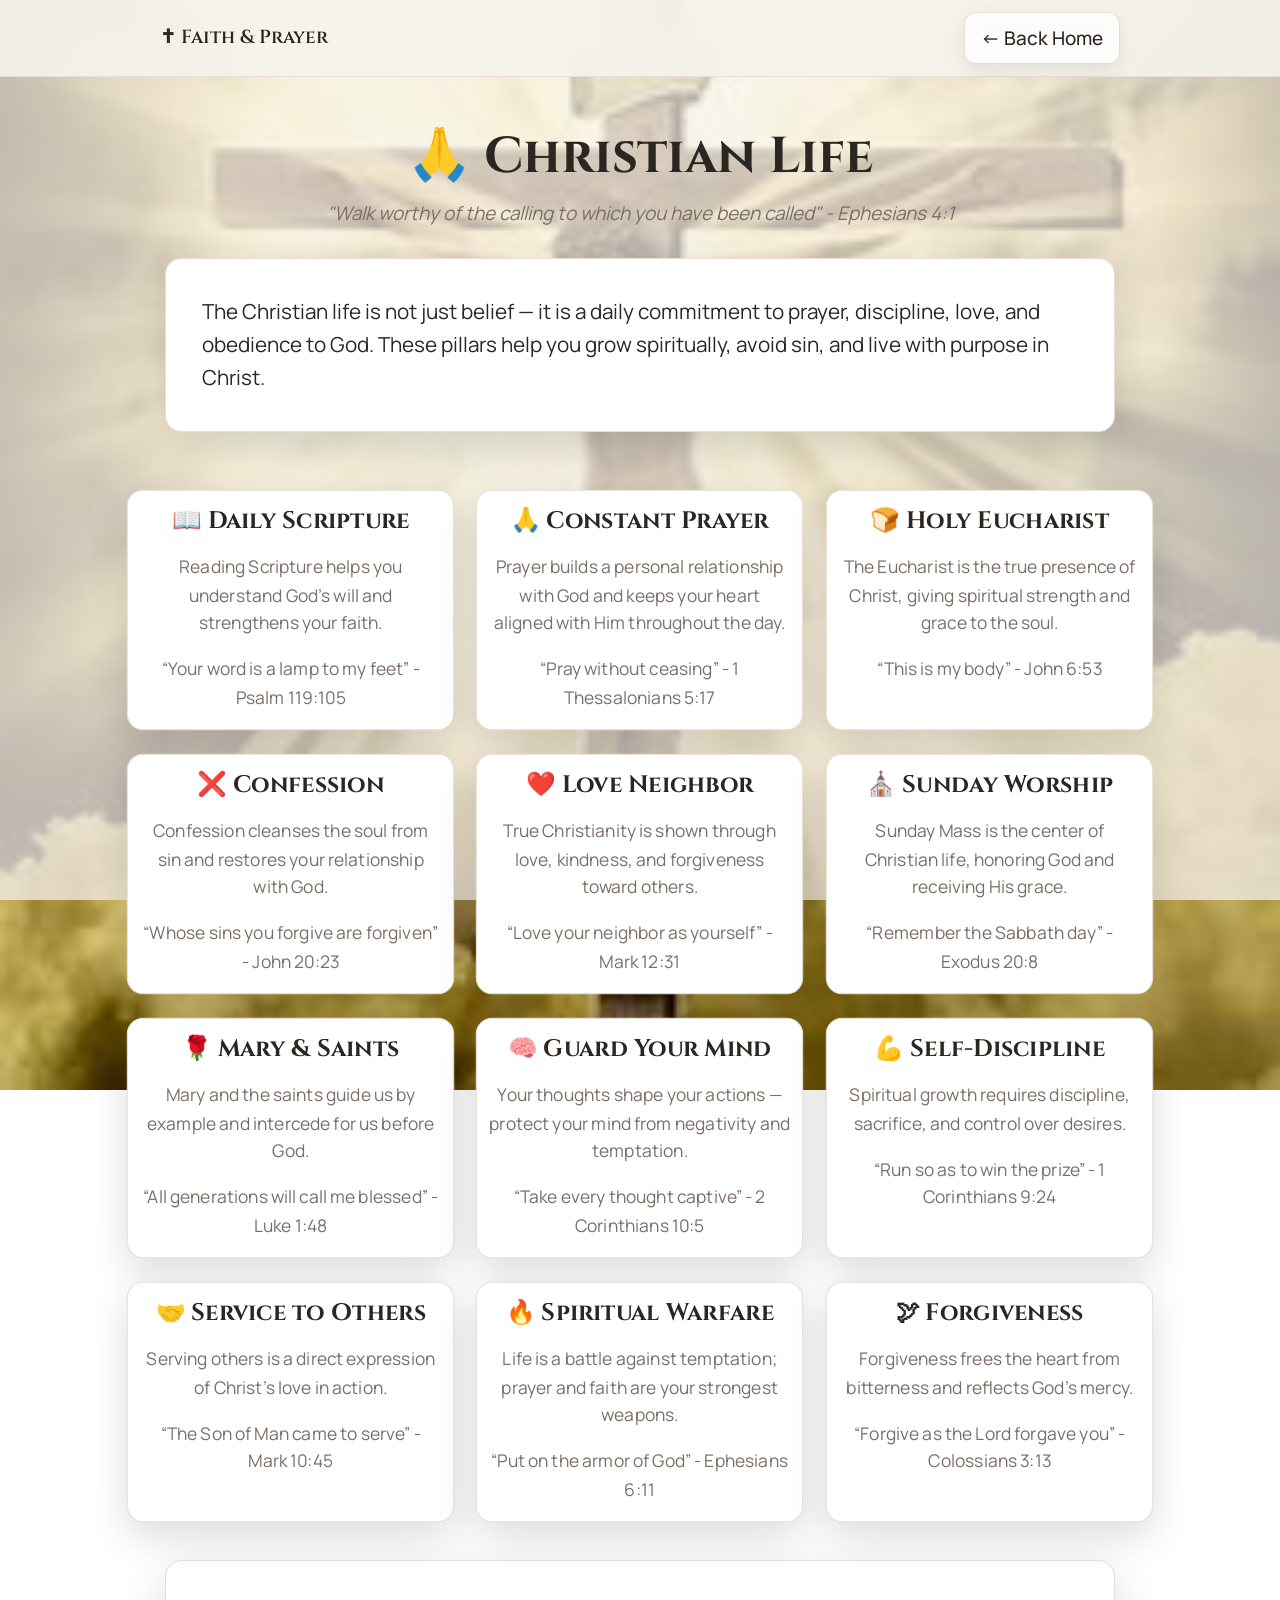
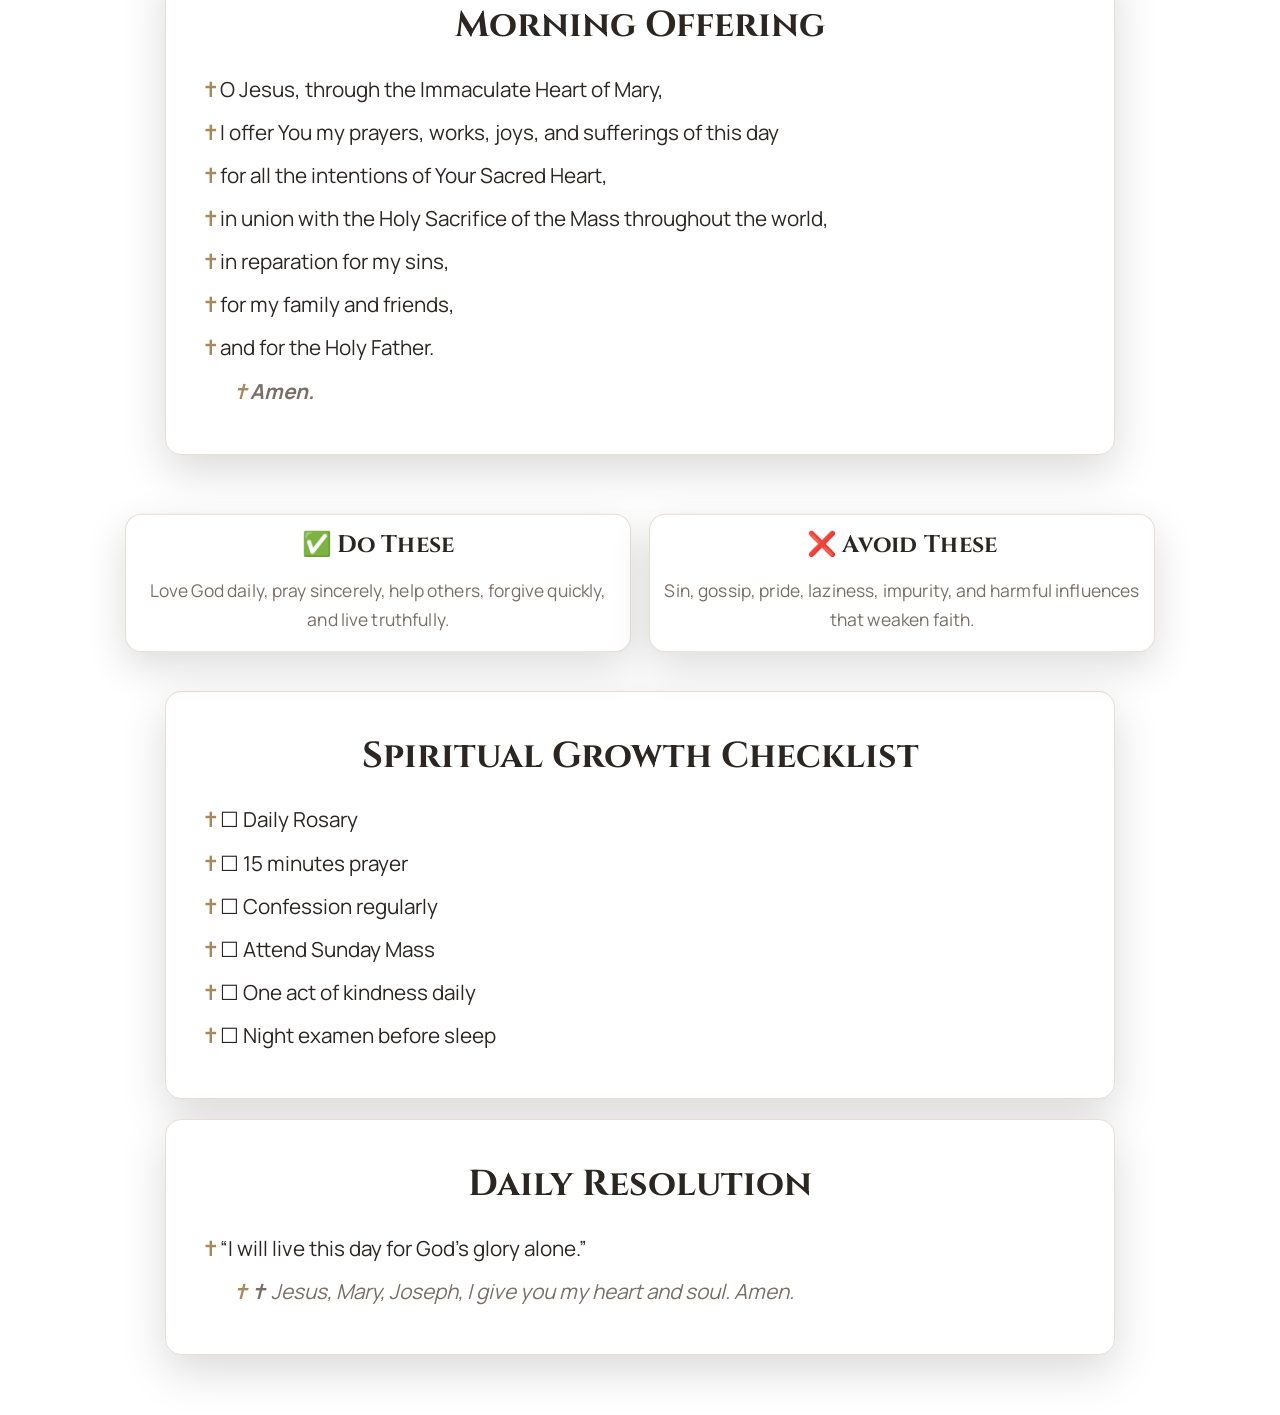
<file: christian.html>
<!DOCTYPE html>
<html lang="en">
<head>
  <meta charset="UTF-8">
  <meta name="viewport" content="width=device-width, initial-scale=1.0">
  <title>Christian Life - Faith & Prayer</title>

  <link href="https://fonts.googleapis.com/css2?family=Cinzel:wght@500;700&family=Manrope:wght@300;400;600&display=swap" rel="stylesheet">
  <link rel="stylesheet" href="style.css">
</head>

<body>

  <!-- NAVIGATION -->
  <header class="page-header">
    <nav class="nav-container">
      <a href="index.html" class="nav-home">
        <span class="nav-icon">✝</span>
        <span>Faith & Prayer</span>
      </a>
      <a href="index.html" class="nav-back-btn">← Back Home</a>
    </nav>
  </header>

  <!-- MAIN -->
  <main class="christian-container">

    <!-- HEADER -->
    <header class="christian-header">
      <h1>🙏 Christian Life</h1>
      <p class="subtitle">
        "Walk worthy of the calling to which you have been called" - Ephesians 4:1
      </p>
    </header>

    <!-- INTRO -->
    <section class="intro-text">
      <p>
        The Christian life is not just belief — it is a daily commitment to prayer, discipline, love, and obedience to God.
        These pillars help you grow spiritually, avoid sin, and live with purpose in Christ.
      </p>
    </section>

    <!-- PILLARS -->
    <section class="choices">

      <div class="card">
        <h2>📖 Daily Scripture</h2>
        <p>Reading Scripture helps you understand God’s will and strengthens your faith.</p>
        <p class="verse">“Your word is a lamp to my feet” - Psalm 119:105</p>
      </div>

      <div class="card">
        <h2>🙏 Constant Prayer</h2>
        <p>Prayer builds a personal relationship with God and keeps your heart aligned with Him throughout the day.</p>
        <p class="verse">“Pray without ceasing” - 1 Thessalonians 5:17</p>
      </div>

      <div class="card">
        <h2>🍞 Holy Eucharist</h2>
        <p>The Eucharist is the true presence of Christ, giving spiritual strength and grace to the soul.</p>
        <p class="verse">“This is my body” - John 6:53</p>
      </div>

      <div class="card">
        <h2>❌ Confession</h2>
        <p>Confession cleanses the soul from sin and restores your relationship with God.</p>
        <p class="verse">“Whose sins you forgive are forgiven” - John 20:23</p>
      </div>

      <div class="card">
        <h2>❤️ Love Neighbor</h2>
        <p>True Christianity is shown through love, kindness, and forgiveness toward others.</p>
        <p class="verse">“Love your neighbor as yourself” - Mark 12:31</p>
      </div>

      <div class="card">
        <h2>⛪ Sunday Worship</h2>
        <p>Sunday Mass is the center of Christian life, honoring God and receiving His grace.</p>
        <p class="verse">“Remember the Sabbath day” - Exodus 20:8</p>
      </div>

      <div class="card">
        <h2>🌹 Mary & Saints</h2>
        <p>Mary and the saints guide us by example and intercede for us before God.</p>
        <p class="verse">“All generations will call me blessed” - Luke 1:48</p>
      </div>

      <div class="card">
        <h2>🧠 Guard Your Mind</h2>
        <p>Your thoughts shape your actions — protect your mind from negativity and temptation.</p>
        <p class="verse">“Take every thought captive” - 2 Corinthians 10:5</p>
      </div>

      <div class="card">
        <h2>💪 Self-Discipline</h2>
        <p>Spiritual growth requires discipline, sacrifice, and control over desires.</p>
        <p class="verse">“Run so as to win the prize” - 1 Corinthians 9:24</p>
      </div>

      <div class="card">
        <h2>🤝 Service to Others</h2>
        <p>Serving others is a direct expression of Christ’s love in action.</p>
        <p class="verse">“The Son of Man came to serve” - Mark 10:45</p>
      </div>

      <div class="card">
        <h2>🔥 Spiritual Warfare</h2>
        <p>Life is a battle against temptation; prayer and faith are your strongest weapons.</p>
        <p class="verse">“Put on the armor of God” - Ephesians 6:11</p>
      </div>

      <div class="card">
        <h2>🕊 Forgiveness</h2>
        <p>Forgiveness frees the heart from bitterness and reflects God’s mercy.</p>
        <p class="verse">“Forgive as the Lord forgave you” - Colossians 3:13</p>
      </div>

    </section>

    <!-- MORNING OFFERING -->
    <section class="prayer-text">
      <h2 class="section-title">Morning Offering</h2>

      <div class="prayer-line">O Jesus, through the Immaculate Heart of Mary,</div>
      <div class="prayer-line">I offer You my prayers, works, joys, and sufferings of this day</div>
      <div class="prayer-line">for all the intentions of Your Sacred Heart,</div>
      <div class="prayer-line">in union with the Holy Sacrifice of the Mass throughout the world,</div>
      <div class="prayer-line">in reparation for my sins,</div>
      <div class="prayer-line">for my family and friends,</div>
      <div class="prayer-line">and for the Holy Father.</div>

      <div class="prayer-line response"><strong>Amen.</strong></div>
    </section>

    <!-- GOLDEN RULE -->
    <section class="choices">

      <div class="card">
        <h2>✅ Do These</h2>
        <p>Love God daily, pray sincerely, help others, forgive quickly, and live truthfully.</p>
      </div>

      <div class="card">
        <h2>❌ Avoid These</h2>
        <p>Sin, gossip, pride, laziness, impurity, and harmful influences that weaken faith.</p>
      </div>

    </section>

    <!-- CHECKLIST -->
    <section class="prayer-text">
      <h2 class="section-title">Spiritual Growth Checklist</h2>

      <div class="prayer-line">☐ Daily Rosary</div>
      <div class="prayer-line">☐ 15 minutes prayer</div>
      <div class="prayer-line">☐ Confession regularly</div>
      <div class="prayer-line">☐ Attend Sunday Mass</div>
      <div class="prayer-line">☐ One act of kindness daily</div>
      <div class="prayer-line">☐ Night examen before sleep</div>
    </section>

    <!-- FINAL -->
    <section class="prayer-text">
      <h2 class="section-title">Daily Resolution</h2>

      <div class="prayer-line center">
        “I will live this day for God's glory alone.”
      </div>

      <div class="prayer-line center response">
        ✝ Jesus, Mary, Joseph, I give you my heart and soul. Amen.
      </div>
    </section>

  </main>

</body>
</html>
</file>
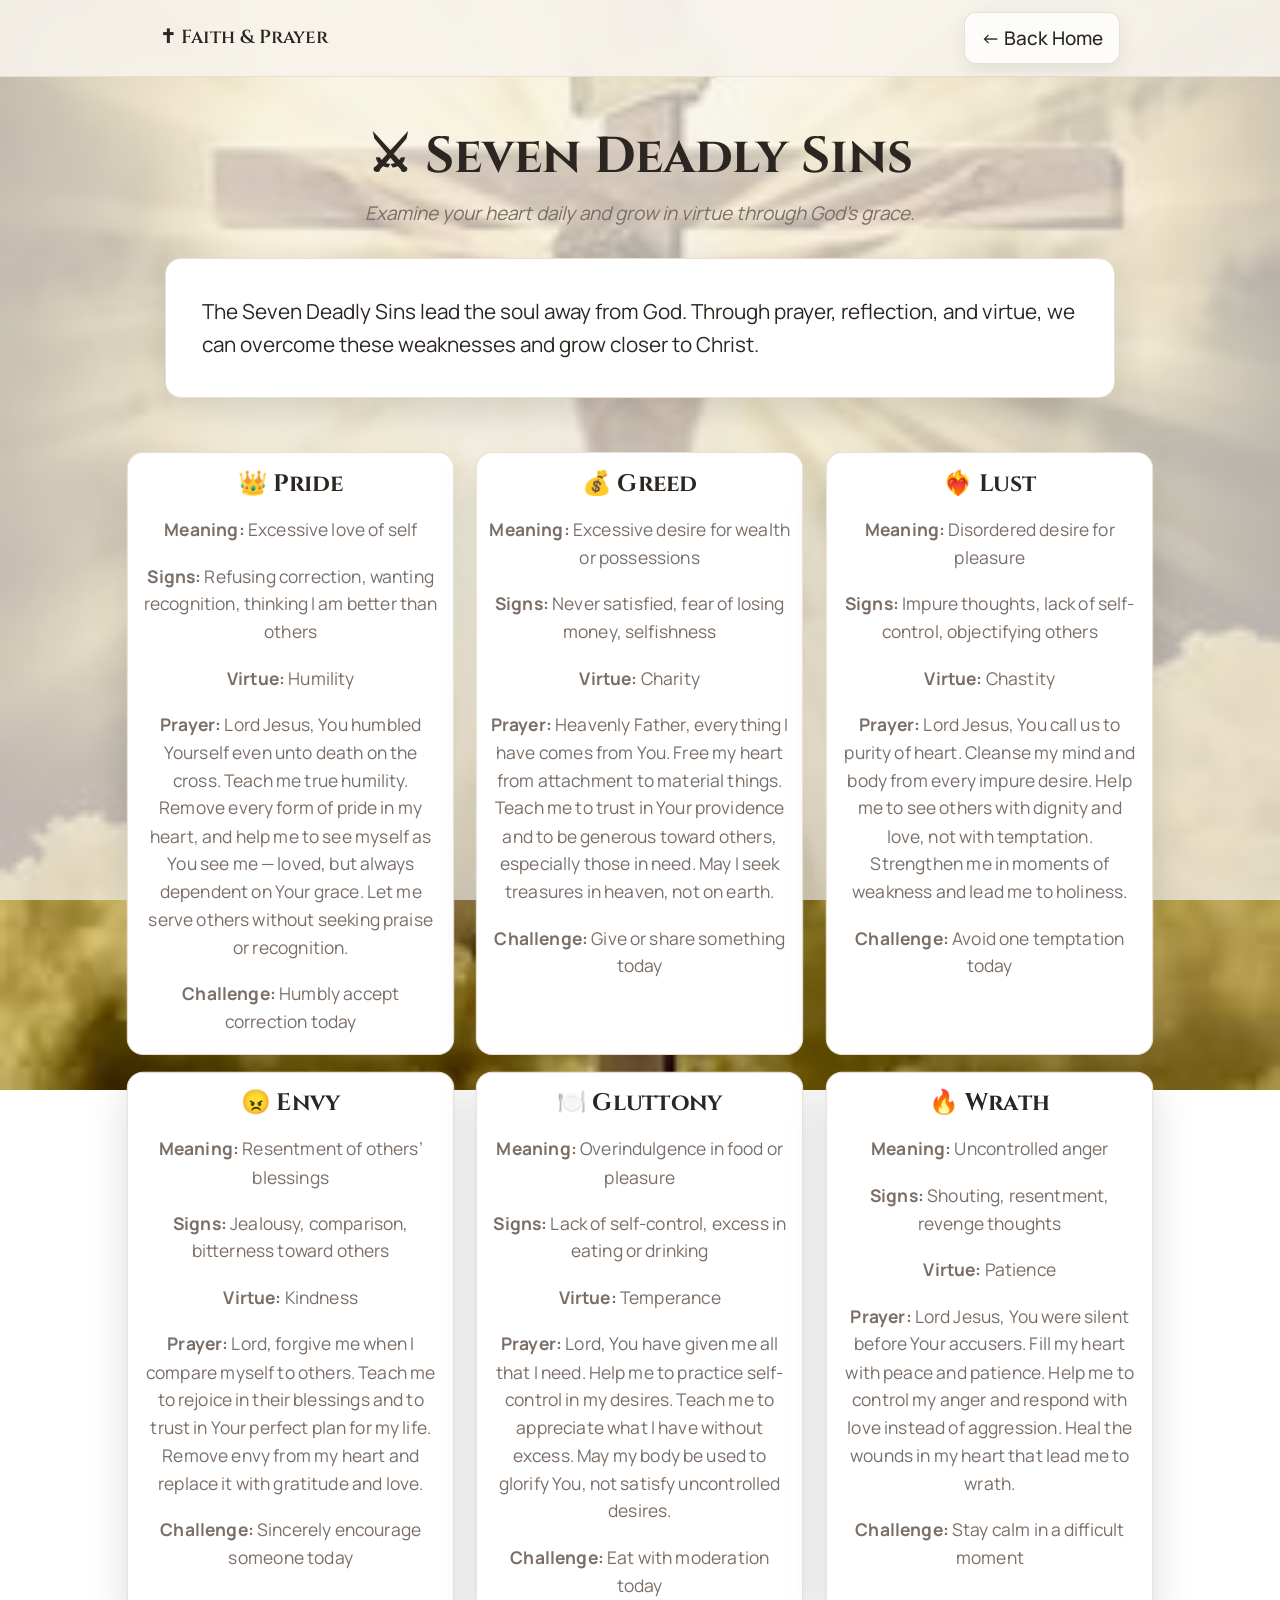
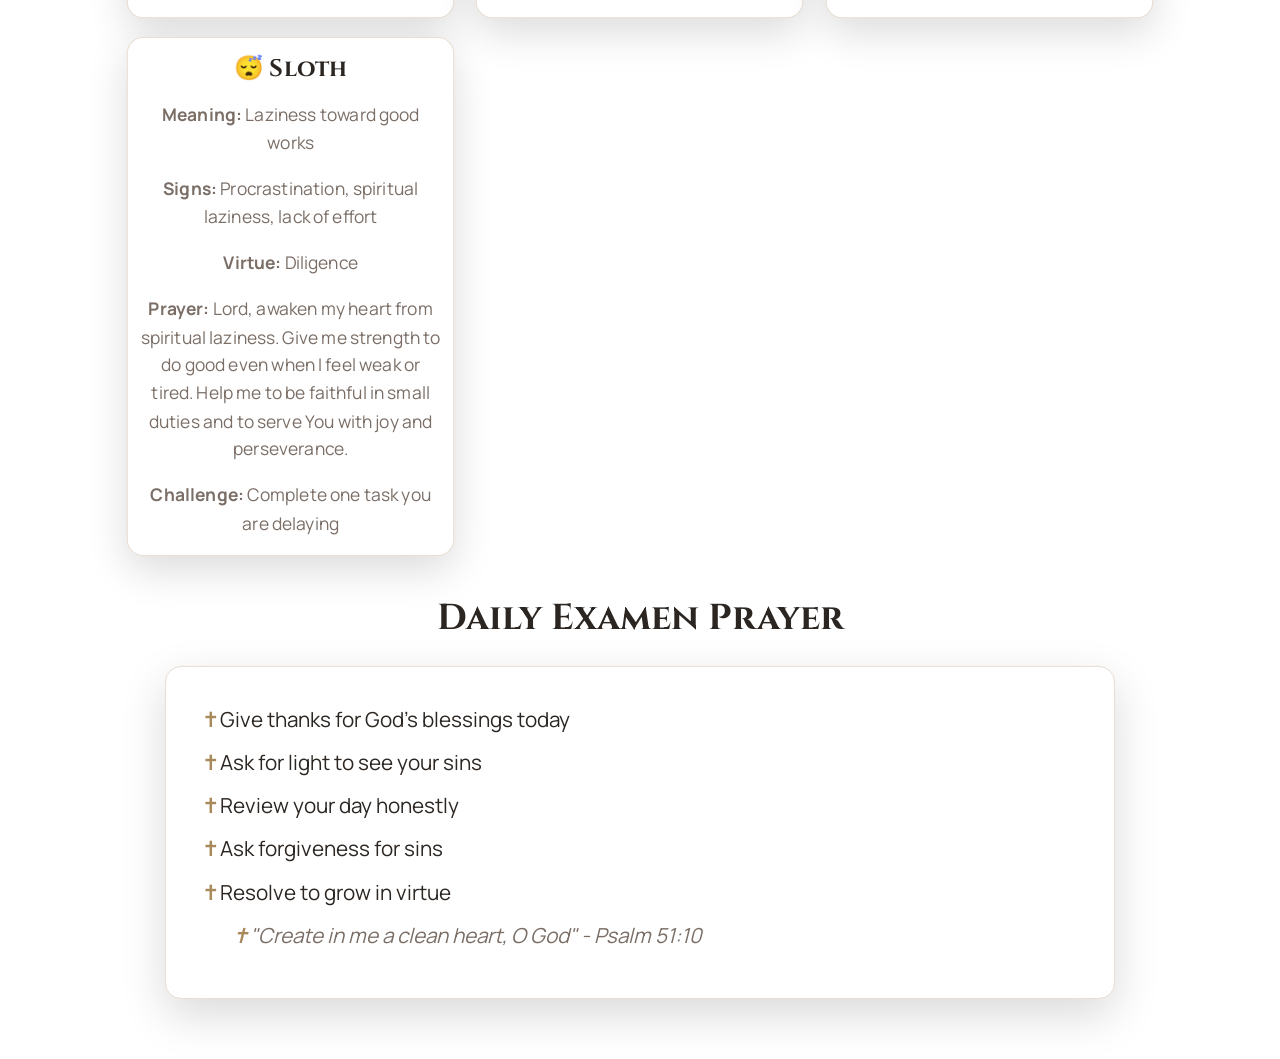
<file: sins.html>
<!DOCTYPE html>
<html lang="en">
<head>
  <meta charset="UTF-8">
  <meta name="viewport" content="width=device-width, initial-scale=1.0">
  <title>Seven Deadly Sins - Faith & Prayer</title>

  <link href="https://fonts.googleapis.com/css2?family=Cinzel:wght@500;700&family=Manrope:wght@300;400;600&display=swap" rel="stylesheet">
  <link rel="stylesheet" href="style.css">
</head>

<body>

  <!-- NAVIGATION -->
  <header class="page-header">
    <nav class="nav-container">
      <a href="index.html" class="nav-home">
        <span class="nav-icon">✝</span>
        <span>Faith & Prayer</span>
      </a>
      <a href="index.html" class="nav-back-btn">← Back Home</a>
    </nav>
  </header>

  <main class="sins-container">

    <!-- HEADER -->
    <header class="sins-header">
      <h1>⚔ Seven Deadly Sins</h1>
      <p class="subtitle">Examine your heart daily and grow in virtue through God’s grace.</p>
    </header>

    <!-- INTRO -->
    <section class="sins-intro">
      <div class="intro-text">
        <p>
          The Seven Deadly Sins lead the soul away from God. Through prayer, reflection, and virtue,
          we can overcome these weaknesses and grow closer to Christ.
        </p>
      </div>
    </section>

    <!-- SINS GRID -->
    <section class="sins-grid choices">

      <!-- PRIDE -->
      <div class="card sin-card">
        <h2>👑 Pride</h2>
        <p><strong>Meaning:</strong> Excessive love of self</p>
        <p><strong>Signs:</strong> Refusing correction, wanting recognition, thinking I am better than others</p>
        <p><strong>Virtue:</strong> Humility</p>
        <p><strong>Prayer:</strong> Lord Jesus, You humbled Yourself even unto death on the cross. Teach me true humility. Remove every form of pride in my heart, and help me to see myself as You see me — loved, but always dependent on Your grace. Let me serve others without seeking praise or recognition.</p>
        <p><strong>Challenge:</strong> Humbly accept correction today</p>
      </div>

      <!-- GREED -->
      <div class="card sin-card">
        <h2>💰 Greed</h2>
        <p><strong>Meaning:</strong> Excessive desire for wealth or possessions</p>
        <p><strong>Signs:</strong> Never satisfied, fear of losing money, selfishness</p>
        <p><strong>Virtue:</strong> Charity</p>
        <p><strong>Prayer:</strong> Heavenly Father, everything I have comes from You. Free my heart from attachment to material things. Teach me to trust in Your providence and to be generous toward others, especially those in need. May I seek treasures in heaven, not on earth.</p>
        <p><strong>Challenge:</strong> Give or share something today</p>
      </div>

      <!-- LUST -->
      <div class="card sin-card">
        <h2>❤️‍🔥 Lust</h2>
        <p><strong>Meaning:</strong> Disordered desire for pleasure</p>
        <p><strong>Signs:</strong> Impure thoughts, lack of self-control, objectifying others</p>
        <p><strong>Virtue:</strong> Chastity</p>
        <p><strong>Prayer:</strong> Lord Jesus, You call us to purity of heart. Cleanse my mind and body from every impure desire. Help me to see others with dignity and love, not with temptation. Strengthen me in moments of weakness and lead me to holiness.</p>
        <p><strong>Challenge:</strong> Avoid one temptation today</p>
      </div>

      <!-- ENVY -->
      <div class="card sin-card">
        <h2>😠 Envy</h2>
        <p><strong>Meaning:</strong> Resentment of others’ blessings</p>
        <p><strong>Signs:</strong> Jealousy, comparison, bitterness toward others</p>
        <p><strong>Virtue:</strong> Kindness</p>
        <p><strong>Prayer:</strong> Lord, forgive me when I compare myself to others. Teach me to rejoice in their blessings and to trust in Your perfect plan for my life. Remove envy from my heart and replace it with gratitude and love.</p>
        <p><strong>Challenge:</strong> Sincerely encourage someone today</p>
      </div>

      <!-- GLUTTONY -->
      <div class="card sin-card">
        <h2>🍽️ Gluttony</h2>
        <p><strong>Meaning:</strong> Overindulgence in food or pleasure</p>
        <p><strong>Signs:</strong> Lack of self-control, excess in eating or drinking</p>
        <p><strong>Virtue:</strong> Temperance</p>
        <p><strong>Prayer:</strong> Lord, You have given me all that I need. Help me to practice self-control in my desires. Teach me to appreciate what I have without excess. May my body be used to glorify You, not satisfy uncontrolled desires.</p>
        <p><strong>Challenge:</strong> Eat with moderation today</p>
      </div>

      <!-- WRATH -->
      <div class="card sin-card">
        <h2>🔥 Wrath</h2>
        <p><strong>Meaning:</strong> Uncontrolled anger</p>
        <p><strong>Signs:</strong> Shouting, resentment, revenge thoughts</p>
        <p><strong>Virtue:</strong> Patience</p>
        <p><strong>Prayer:</strong> Lord Jesus, You were silent before Your accusers. Fill my heart with peace and patience. Help me to control my anger and respond with love instead of aggression. Heal the wounds in my heart that lead me to wrath.</p>
        <p><strong>Challenge:</strong> Stay calm in a difficult moment</p>
      </div>

      <!-- SLOTH -->
      <div class="card sin-card">
        <h2>😴 Sloth</h2>
        <p><strong>Meaning:</strong> Laziness toward good works</p>
        <p><strong>Signs:</strong> Procrastination, spiritual laziness, lack of effort</p>
        <p><strong>Virtue:</strong> Diligence</p>
        <p><strong>Prayer:</strong> Lord, awaken my heart from spiritual laziness. Give me strength to do good even when I feel weak or tired. Help me to be faithful in small duties and to serve You with joy and perseverance.</p>
        <p><strong>Challenge:</strong> Complete one task you are delaying</p>
      </div>

    </section>

    <!-- EXAMEN -->
    <section class="examen-section">
      <h2 class="section-title">Daily Examen Prayer</h2>

      <div class="prayer-text">
        <div class="prayer-line">Give thanks for God's blessings today</div>
        <div class="prayer-line">Ask for light to see your sins</div>
        <div class="prayer-line">Review your day honestly</div>
        <div class="prayer-line">Ask forgiveness for sins</div>
        <div class="prayer-line">Resolve to grow in virtue</div>

        <div class="prayer-line response">
          "Create in me a clean heart, O God" - Psalm 51:10
        </div>
      </div>
    </section>

  </main>

</body>
</html>
</file>
<file: style.css>
/* SACRED WARM MINIMAL THEME (REFINED ONLY COLORS) */
@import url('https://fonts.googleapis.com/css2?family=Manrope:wght@300;400;500;600;700&family=Cinzel:wght@400;600&display=swap');



:root {
  --bg: #f7f3ed;
  --card: #ffffff;
  --text: #2c2622;
  --muted: #7a6e66;
  --accent: #a8895a;
  --border: #e8ded3;
  --shadow: 0 6px 18px rgba(0,0,0,0.06);
}

* {
  margin: 0;
  padding: 0;
  box-sizing: border-box;
}

body {
  font-family: 'Manrope', sans-serif;

  background-image:
    linear-gradient(rgba(247,243,237,0.70), rgba(242,236,228,0.78)),
    url('assets/background.jpeg');

  background-size: cover;
  background-position: center;
  background-repeat: no-repeat;
  background-attachment: fixed;

  color: var(--text);
  line-height: 1.6;
  min-height: 100vh;
}

/* HERO */
.hero {
  text-align: center;
  padding: 70px 20px 30px;
}

.hero h1 {
  font-family: 'Cinzel', serif;
  font-size: 2.6rem;
  color: var(--text);
}

.hero-img {
  width: 120px;
  height: 120px;
  object-fit: cover;
  border-radius: 14px;
  box-shadow: var(--shadow);
  margin-bottom: 10px;
}

.verse {
  color: var(--muted);
  font-size: 1rem;
}

/* CARDS */
.choices {
  max-width: 1000px;
  margin: auto;
  display: grid;
  grid-template-columns: repeat(auto-fit, minmax(240px, 1fr));
  gap: 20px;
  padding: 40px 20px;
}

.card {
  background: var(--card);
  border: 1px solid var(--border);
  border-radius: 12px;
  overflow: hidden;
  text-decoration: none;
  color: var(--text);
  box-shadow: var(--shadow);
  transition: 0.25s ease;
  text-align: center;
}

.card:hover {
  transform: translateY(-5px);
}

.card img {
  width: 100%;
  height: 150px;
  object-fit: cover;
}

.card h2 {
  font-family: 'Cinzel', serif;
  font-size: 1.3rem;
  margin: 12px 0;
}

.card p {
  font-size: 0.95rem;
  color: var(--muted);
  padding: 0 12px 18px;
}

/* NAV */
.page-header {
  position: sticky;
  top: 0;
  background: rgba(247, 243, 237, 0.9);
  backdrop-filter: blur(10px);
  border-bottom: 1px solid var(--border);
  z-index: 100;
}

.nav-container {
  max-width: 1000px;
  margin: auto;
  padding: 12px 20px;
  display: flex;
  justify-content: space-between;
  align-items: center;
}

.nav-home {
  font-family: 'Cinzel', serif;
  font-weight: 600;
  text-decoration: none;
  color: var(--text);
}

.nav-back-btn {
  background: rgba(255, 255, 255, 0.75);
  border: 1px solid rgba(168, 137, 90, 0.25);
  padding: 10px 16px;
  border-radius: 12px;
  text-decoration: none;
  color: var(--text);
  font-weight: 500;
  box-shadow: 0 8px 20px rgba(0,0,0,0.08);
  transition: all 0.25s ease;
  backdrop-filter: blur(8px);
}

.nav-back-btn:hover {
  transform: translateY(-2px);
  box-shadow: 0 12px 30px rgba(168, 137, 90, 0.25);
  border-color: var(--accent);
}

/* PRAYER CONTAINERS */
.prayer-container,
.rosary-container,
.sins-container,
.christian-container {
  max-width: 900px;
  margin: 0 auto;
  padding: 40px 20px;
}

/* HEADERS */
.prayer-header,
.rosary-header,
.sins-header,
.christian-header {
  text-align: center;
  margin-bottom: 30px;
}

.prayer-header h1,
.rosary-header h1,
.sins-header h1,
.christian-header h1 {
  font-family: 'Cinzel', serif;
  font-size: 2.2rem;
  color: var(--text);
}

.subtitle {
  color: var(--muted);
  font-style: italic;
}

/* CARDS / CONTENT BOX */
.prayer-text,
.intro-text,
.checklist-grid {
  background: var(--card);
  border: 1px solid var(--border);
  border-radius: 12px;
  padding: 24px;
  box-shadow: var(--shadow);
  margin: 0 auto 20px auto;
  max-width: 750px;
  text-align: left;
}

/* SECTION TITLE */
.section-title {
  font-family: 'Cinzel', serif;
  text-align: center;
  font-size: 1.4rem;
  margin-bottom: 18px;
  color: var(--text);
}

/* PRAYER LINE */
.prayer-line {
  padding-left: 18px;
  margin-bottom: 10px;
  position: relative;
}

.prayer-line::before {
  content: "✝";
  position: absolute;
  left: 0;
  color: var(--accent);
}

.response {
  margin-left: 30px;
  color: var(--muted);
  font-style: italic;
}

/* ROSARY IMAGE */
.rosary-diagram {
  display: flex;
  flex-direction: column;
  align-items: center;
  text-align: center;
  margin-bottom: 20px;
}

.rosary-img {
  width: 100%;
  max-width: 420px;
  border-radius: 12px;
  box-shadow: var(--shadow);
}

.diagram-note {
  margin-top: 10px;
  color: var(--muted);
  font-style: italic;
}

/* DROPDOWN */
.mystery-label {
  display: block;
  text-align: center;
  font-weight: 600;
  margin-bottom: 10px;
}

.dropdown-wrapper {
  display: flex;
  justify-content: center;
}

.mystery-dropdown {
  width: 100%;
  max-width: 420px;
  padding: 12px;
  border-radius: 10px;
  border: 1px solid var(--border);
  background: var(--card);
  color: var(--text);
}

/* MYSTERY CONTENT */
.mystery-content {
  margin-top: 16px;
  padding: 18px;
  background: #faf7f2;
  border-left: 4px solid var(--accent);
  border-radius: 10px;
  animation: fadeIn 0.25s ease;
}

/* FOOTER */
footer {
  text-align: center;
  padding: 18px;
  background: #2c2622;
  color: #fff;
  font-size: 0.85rem;
}

/* ANIMATION */
@keyframes fadeIn {
  from { opacity: 0; transform: translateY(5px); }
  to { opacity: 1; transform: translateY(0); }
}

/* RESPONSIVE */
@media (max-width: 768px) {
  .hero h1 {
    font-size: 2rem;
  }

  .choices {
    grid-template-columns: 1fr;
  }

  .nav-container {
    flex-direction: column;
    gap: 10px;
  }
}

html {
  font-size: 16px;
}

/* 🔥 BIGGER DESKTOP EXPERIENCE */
@media (min-width: 1024px) {
  html {
    font-size: 18px;
  }

  .hero {
    padding: 100px 20px 50px;
  }

  .hero h1 {
    font-size: 3.4rem;
  }

  .hero-img {
    width: 150px;
    height: 150px;
  }

  .choices {
    max-width: 1200px;
    gap: 28px;
  }

  .card {
    transform: scale(1.02);
  }

  .card:hover {
    transform: translateY(-8px) scale(1.05);
  }

  .prayer-container,
  .rosary-container,
  .sins-container,
  .christian-container {
    max-width: 1100px;
  }

  .prayer-text,
  .intro-text,
  .checklist-grid {
    max-width: 900px;
    padding: 32px;
    font-size: 1.05rem;
  }

  .section-title {
    font-size: 1.7rem;
  }
}

/* 📱 MOBILE OPTIMIZATION (clean + readable) */
@media (max-width: 768px) {
  html {
    font-size: 15px;
  }

  .hero {
    padding: 60px 15px 25px;
  }

  .hero h1 {
    font-size: 2rem;
  }

  .choices {
    grid-template-columns: 1fr;
    padding: 25px 15px;
  }

  .card img {
    height: 140px;
  }

  .prayer-text,
  .intro-text,
  .checklist-grid {
    padding: 18px;
  }
}

:root {
  --shadow: 0 10px 30px rgba(0,0,0,0.12);
}

/* 💻 DESKTOP CONTENT ENHANCEMENT */
@media (min-width: 1024px) {

  body {
    font-size: 1.05rem;
  }

  /* HERO BIGGER */
  .hero h1 {
    font-size: 3.6rem;
  }

  .hero-img {
    width: 160px;
    height: 160px;
    box-shadow: 0 12px 35px rgba(0,0,0,0.18);
  }

  /* CARDS BIGGER + MORE SHADOW */
  .card {
    box-shadow: 0 14px 40px rgba(0,0,0,0.14);
    border-radius: 16px;
  }

  .card:hover {
    transform: translateY(-10px) scale(1.05);
    box-shadow: 0 18px 55px rgba(0,0,0,0.18);
  }

  /* PRAYER CONTENT BOXES */
  .prayer-text,
  .intro-text,
  .checklist-grid {
    max-width: 950px;
    padding: 36px;
    font-size: 1.15rem;
    box-shadow: 0 16px 45px rgba(0,0,0,0.15);
    border-radius: 16px;
  }

  /* TITLES BIGGER */
  .section-title {
    font-size: 2rem;
  }

  .prayer-header h1,
  .rosary-header h1,
  .sins-header h1,
  .christian-header h1 {
    font-size: 2.8rem;
  }

  /* DROPDOWN BIGGER */
  .mystery-dropdown {
    font-size: 1.05rem;
    padding: 14px;
  }
}

/* 📱 MOBILE CLEAN SHADOW (lighter but still nice) */
@media (max-width: 768px) {
  .card {
    box-shadow: 0 10px 25px rgba(0,0,0,0.10);
  }

  .prayer-text,
  .intro-text,
  .checklist-grid {
    box-shadow: 0 10px 25px rgba(0,0,0,0.10);
  }
}

html {
  scroll-behavior: smooth;
}

body {
  -webkit-font-smoothing: antialiased;
  -moz-osx-font-smoothing: grayscale;
}
</file>
